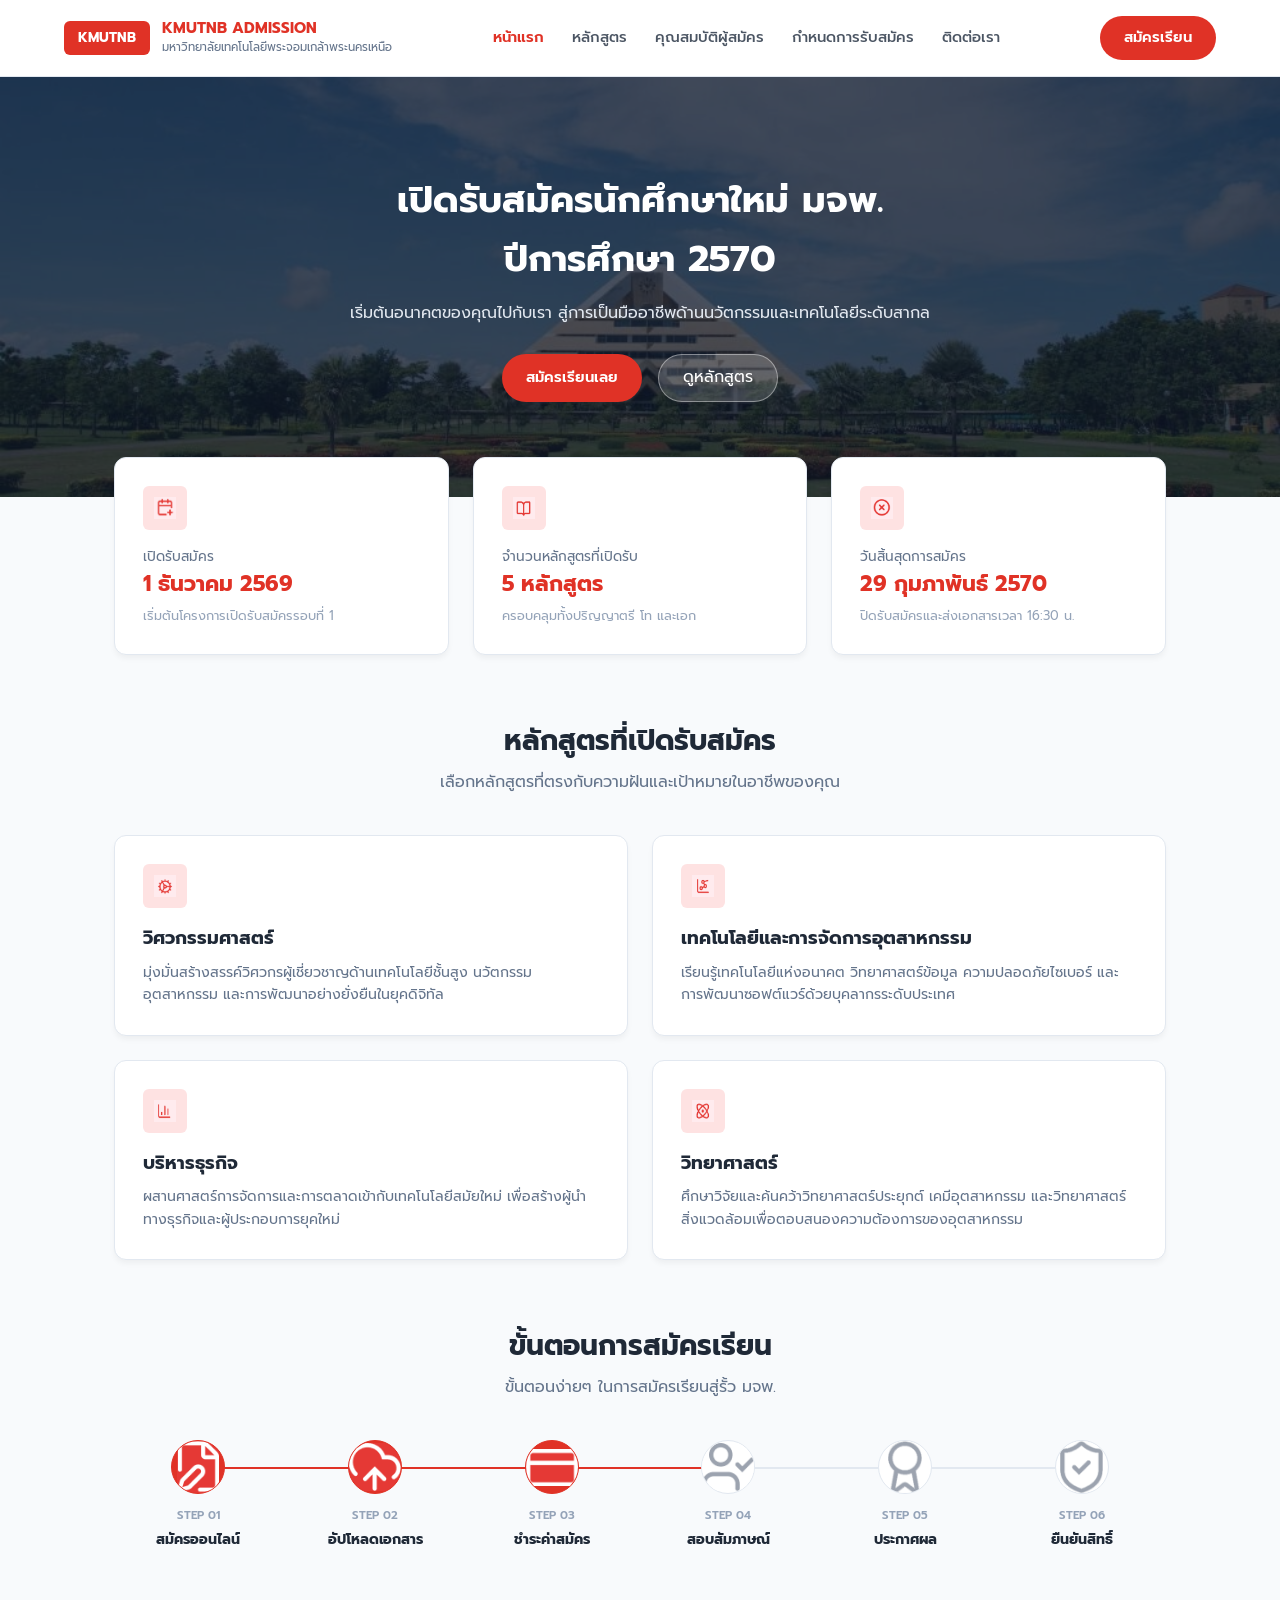
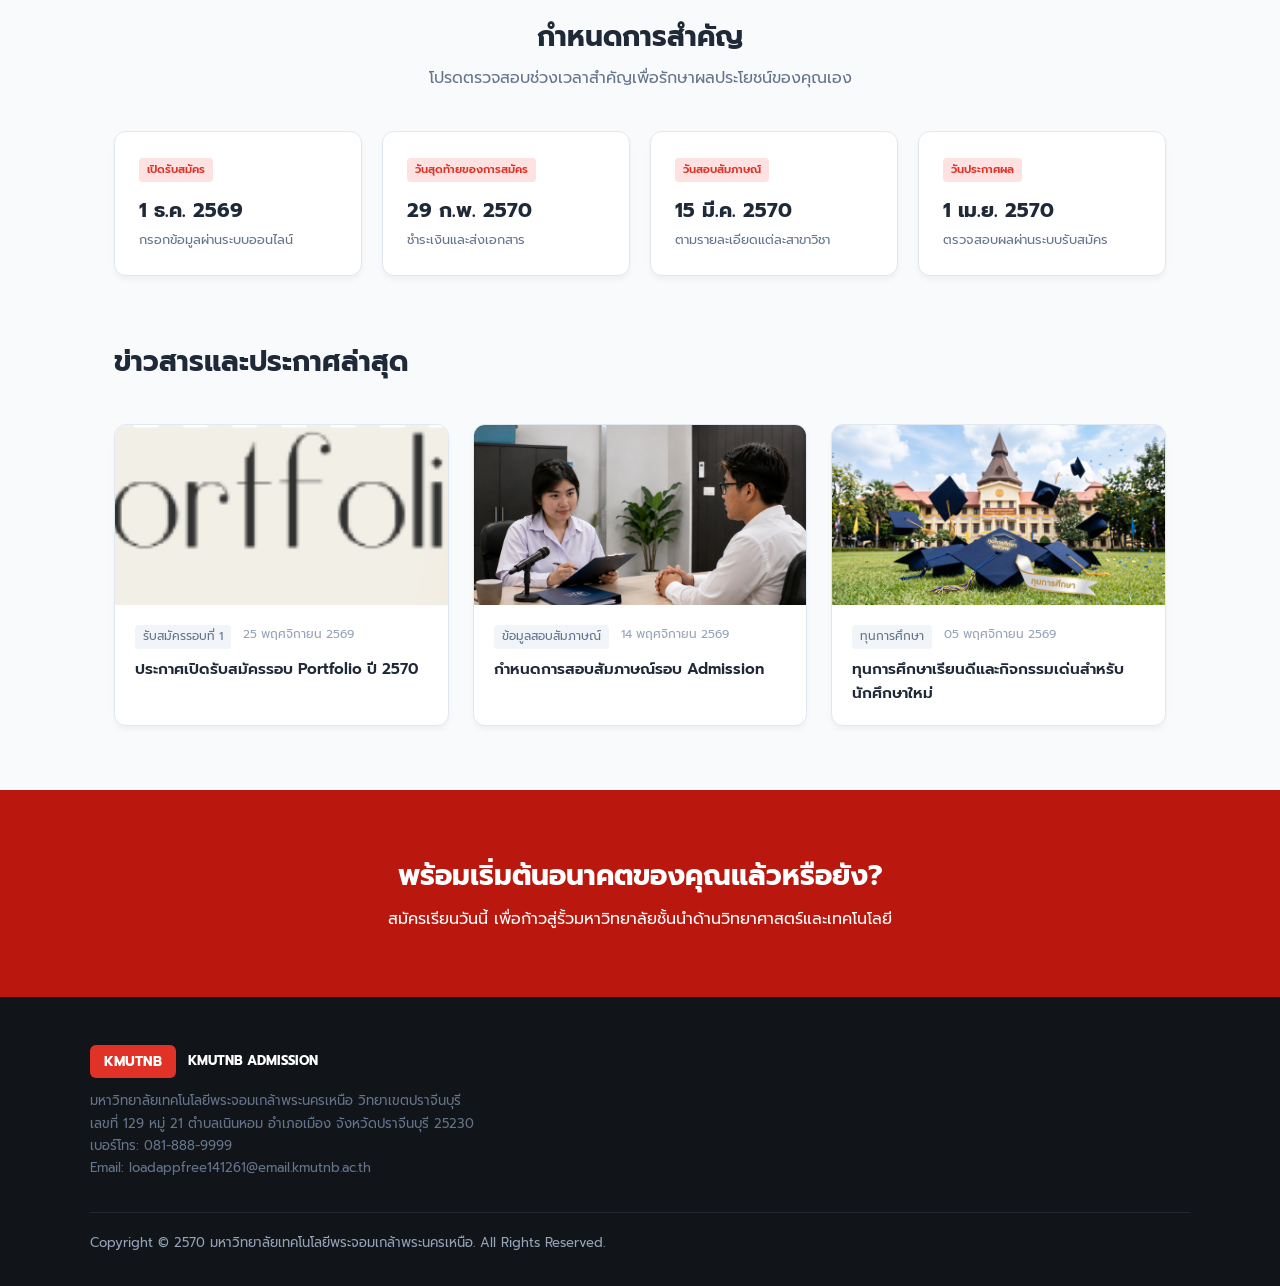
<file: index.html>
<!DOCTYPE html>
<html lang="th">

<head>
  <meta charset="UTF-8">
  <meta name="viewport" content="width=device-width, initial-scale=1.0">
  <link rel="stylesheet" href="style.css">
  <link rel="preconnect" href="https://fonts.googleapis.com">
  <link rel="preconnect" href="https://fonts.gstatic.com" crossorigin>
  <link href="https://fonts.googleapis.com/css2?family=Prompt:wght@300;400;500;600;700&display=swap" rel="stylesheet">
  <title>KMUTNB Admission 2570</title>
</head>

<body>

  <header class="site-header">
    <div class="brand-group">
      <div class="logo-badge">KMUTNB</div>
      <div class="brand-text">
        <strong>KMUTNB ADMISSION</strong>
        <span>มหาวิทยาลัยเทคโนโลยีพระจอมเกล้าพระนครเหนือ</span>
      </div>
    </div>

    <nav class="main-nav" aria-label="เมนูหลัก">
      <a href="index.html" class="active">หน้าแรก</a>
      <a href="programs.html">หลักสูตร</a>
      <a href="qualification.html">คุณสมบัติผู้สมัคร</a>
      <a href="schedule.html">กำหนดการรับสมัคร</a>
      <a href="contact.html">ติดต่อเรา</a>
    </nav>

    <a href="application.html" class="register-button">สมัครเรียน</a>
  </header>

  <main>
    <section class="hero-section">
      <img src="img/หน้าหลัก.jpg" alt="บรรยากาศมหาวิทยาลัย" class="hero-image">
      <div class="hero-overlay"></div>
      <div class="hero-content">
        <h1>เปิดรับสมัครนักศึกษาใหม่ มจพ.<br>ปีการศึกษา 2570</h1>
        <p>เริ่มต้นอนาคตของคุณไปกับเรา สู่การเป็นมืออาชีพด้านนวัตกรรมและเทคโนโลยีระดับสากล</p>
        <div class="hero-actions">
          <a href="application.html" class="primary-button">สมัครเรียนเลย</a>
          <a href="programs.html" class="secondary-button">ดูหลักสูตร</a>
        </div>
      </div>
    </section>

    <section class="important-info-section" aria-label="ข้อมูลสำคัญ">
      <article class="info-card">
        <div class="info-icon">
          <img src="img/1.png" alt="">
        </div>
        <p class="info-label">เปิดรับสมัคร</p>
        <h2>1 ธันวาคม 2569</h2>
        <p>เริ่มต้นโครงการเปิดรับสมัครรอบที่ 1</p>
      </article>

      <article class="info-card">
        <div class="info-icon">
          <img src="img/2.png" alt="">
        </div>
        <p class="info-label">จำนวนหลักสูตรที่เปิดรับ</p>
        <h2>5 หลักสูตร</h2>
        <p>ครอบคลุมทั้งปริญญาตรี โท และเอก</p>
      </article>

      <article class="info-card">
        <div class="info-icon">
          <img src="img/3.png" alt="">
        </div>
        <p class="info-label">วันสิ้นสุดการสมัคร</p>
        <h2>29 กุมภาพันธ์ 2570</h2>
        <p>ปิดรับสมัครและส่งเอกสารเวลา 16:30 น.</p>
      </article>
    </section>

    <section id="programs" class="programs-section">
      <div class="section-heading">
        <h2>หลักสูตรที่เปิดรับสมัคร</h2>
        <p>เลือกหลักสูตรที่ตรงกับความฝันและเป้าหมายในอาชีพของคุณ</p>
      </div>

      <div class="program-grid">
        <article class="program-card">
          <div class="program-icon">
            <img src="img/4.png" alt="">
          </div>
          <h3>วิศวกรรมศาสตร์</h3>
          <p>มุ่งมั่นสร้างสรรค์วิศวกรผู้เชี่ยวชาญด้านเทคโนโลยีชั้นสูง นวัตกรรมอุตสาหกรรม
            และการพัฒนาอย่างยั่งยืนในยุคดิจิทัล</p>
        </article>

        <article class="program-card">
          <div class="program-icon">
            <img src="img/5.png" alt="">
          </div>
          <h3>เทคโนโลยีและการจัดการอุตสาหกรรม</h3>
          <p>เรียนรู้เทคโนโลยีแห่งอนาคต วิทยาศาสตร์ข้อมูล ความปลอดภัยไซเบอร์ และการพัฒนาซอฟต์แวร์ด้วยบุคลากรระดับประเทศ
          </p>
        </article>

        <article class="program-card">
          <div class="program-icon">
            <img src="img/6.png" alt="">
          </div>
          <h3>บริหารธุรกิจ</h3>
          <p>ผสานศาสตร์การจัดการและการตลาดเข้ากับเทคโนโลยีสมัยใหม่ เพื่อสร้างผู้นำทางธุรกิจและผู้ประกอบการยุคใหม่</p>
        </article>

        <article class="program-card">
          <div class="program-icon">
            <img src="img/7.png" alt="">
          </div>
          <h3>วิทยาศาสตร์</h3>
          <p>ศึกษาวิจัยและค้นคว้าวิทยาศาสตร์ประยุกต์ เคมีอุตสาหกรรม
            และวิทยาศาสตร์สิ่งแวดล้อมเพื่อตอบสนองความต้องการของอุตสาหกรรม</p>
        </article>
      </div>
    </section>

    <section class="admission-steps-section">
      <div class="section-heading">
        <h2>ขั้นตอนการสมัครเรียน</h2>
        <p>ขั้นตอนง่ายๆ ในการสมัครเรียนสู่รั้ว มจพ.</p>
      </div>

      <ol class="admission-steps">
        <li class="step-item completed">
          <div class="step-icon"><img src="img/8.png" alt=""></div>
          <span class="step-number">STEP 01</span>
          <strong>สมัครออนไลน์</strong>
        </li>
        <li class="step-item completed">
          <div class="step-icon"><img src="img/9.png" alt=""></div>
          <span class="step-number">STEP 02</span>
          <strong>อัปโหลดเอกสาร</strong>
        </li>
        <li class="step-item completed">
          <div class="step-icon"><img src="img/10.png" alt=""></div>
          <span class="step-number">STEP 03</span>
          <strong>ชำระค่าสมัคร</strong>
        </li>
        <li class="step-item">
          <div class="step-icon"><img src="img/11.png" alt=""></div>
          <span class="step-number">STEP 04</span>
          <strong>สอบสัมภาษณ์</strong>
        </li>
        <li class="step-item">
          <div class="step-icon"><img src="img/12.png" alt=""></div>
          <span class="step-number">STEP 05</span>
          <strong>ประกาศผล</strong>
        </li>
        <li class="step-item">
          <div class="step-icon"><img src="img/13.png" alt=""></div>
          <span class="step-number">STEP 06</span>
          <strong>ยืนยันสิทธิ์</strong>
        </li>
      </ol>
    </section>

    <section id="schedule" class="schedule-section">
      <div class="section-heading">
        <h2>กำหนดการสำคัญ</h2>
        <p>โปรดตรวจสอบช่วงเวลาสำคัญเพื่อรักษาผลประโยชน์ของคุณเอง</p>
      </div>

      <div class="schedule-grid">
        <article class="schedule-card">
          <span class="schedule-tag">เปิดรับสมัคร</span>
          <h3>1 ธ.ค. 2569</h3>
          <p>กรอกข้อมูลผ่านระบบออนไลน์</p>
        </article>
        <article class="schedule-card">
          <span class="schedule-tag">วันสุดท้ายของการสมัคร</span>
          <h3>29 ก.พ. 2570</h3>
          <p>ชำระเงินและส่งเอกสาร</p>
        </article>
        <article class="schedule-card">
          <span class="schedule-tag">วันสอบสัมภาษณ์</span>
          <h3>15 มี.ค. 2570</h3>
          <p>ตามรายละเอียดแต่ละสาขาวิชา</p>
        </article>
        <article class="schedule-card">
          <span class="schedule-tag">วันประกาศผล</span>
          <h3>1 เม.ย. 2570</h3>
          <p>ตรวจสอบผลผ่านระบบรับสมัคร</p>
        </article>
      </div>
    </section>

    <section class="news-section">
      <div class="section-heading section-heading-left">
        <h2>ข่าวสารและประกาศล่าสุด</h2>
      </div>

      <div class="news-grid">
        <article class="news-card">
          <img src="img/portfolio.png" alt="Portfolio" class="news-image">
          <div class="news-content">
            <div class="news-meta">
              <span>รับสมัครรอบที่ 1</span>
              <time datetime="2026-11-25">25 พฤศจิกายน 2569</time>
            </div>
            <h3>ประกาศเปิดรับสมัครรอบ Portfolio ปี 2570</h3>
          </div>
        </article>

        <article class="news-card">
          <img src="img/admisson.png" alt="การสอบสัมภาษณ์" class="news-image">
          <div class="news-content">
            <div class="news-meta">
              <span>ข้อมูลสอบสัมภาษณ์</span>
              <time datetime="2026-11-14">14 พฤศจิกายน 2569</time>
            </div>
            <h3>กำหนดการสอบสัมภาษณ์รอบ Admission</h3>
          </div>
        </article>

        <article class="news-card">
          <img src="img/Scholarship.jpg" alt="ทุนการศึกษา" class="news-image">
          <div class="news-content">
            <div class="news-meta">
              <span>ทุนการศึกษา</span>
              <time datetime="2026-11-05">05 พฤศจิกายน 2569</time>
            </div>
            <h3>ทุนการศึกษาเรียนดีและกิจกรรมเด่นสำหรับนักศึกษาใหม่</h3>
          </div>
        </article>
      </div>
    </section>

    <section class="cta-section">
      <div class="cta-overlay"></div>
      <div class="cta-content">
        <h2>พร้อมเริ่มต้นอนาคตของคุณแล้วหรือยัง?</h2>
        <p>สมัครเรียนวันนี้ เพื่อก้าวสู่รั้วมหาวิทยาลัยชั้นนำด้านวิทยาศาสตร์และเทคโนโลยี</p>
      </div>
    </section>
  </main>

  <footer id="contact" class="site-footer">
    <div class="footer-main">
      <div class="footer-brand-block">
        <div class="footer-brand">
          <span class="logo-badge">KMUTNB</span>
          <strong>KMUTNB ADMISSION</strong>
        </div>
        <address>
          มหาวิทยาลัยเทคโนโลยีพระจอมเกล้าพระนครเหนือ วิทยาเขตปราจีนบุรี<br>
          เลขที่ 129 หมู่ 21 ตำบลเนินหอม อำเภอเมือง จังหวัดปราจีนบุรี 25230<br>
          เบอร์โทร: 081-888-9999<br>
          Email: <a href="mailto:loadappfree141261@email.kmutnb.ac.th">loadappfree141261@email.kmutnb.ac.th</a>
        </address>
      </div>
    </div>
    <div class="footer-copyright">
      <p>Copyright © 2570 มหาวิทยาลัยเทคโนโลยีพระจอมเกล้าพระนครเหนือ. All Rights Reserved.</p>
    </div>
  </footer>

</body>

</html>
</file>
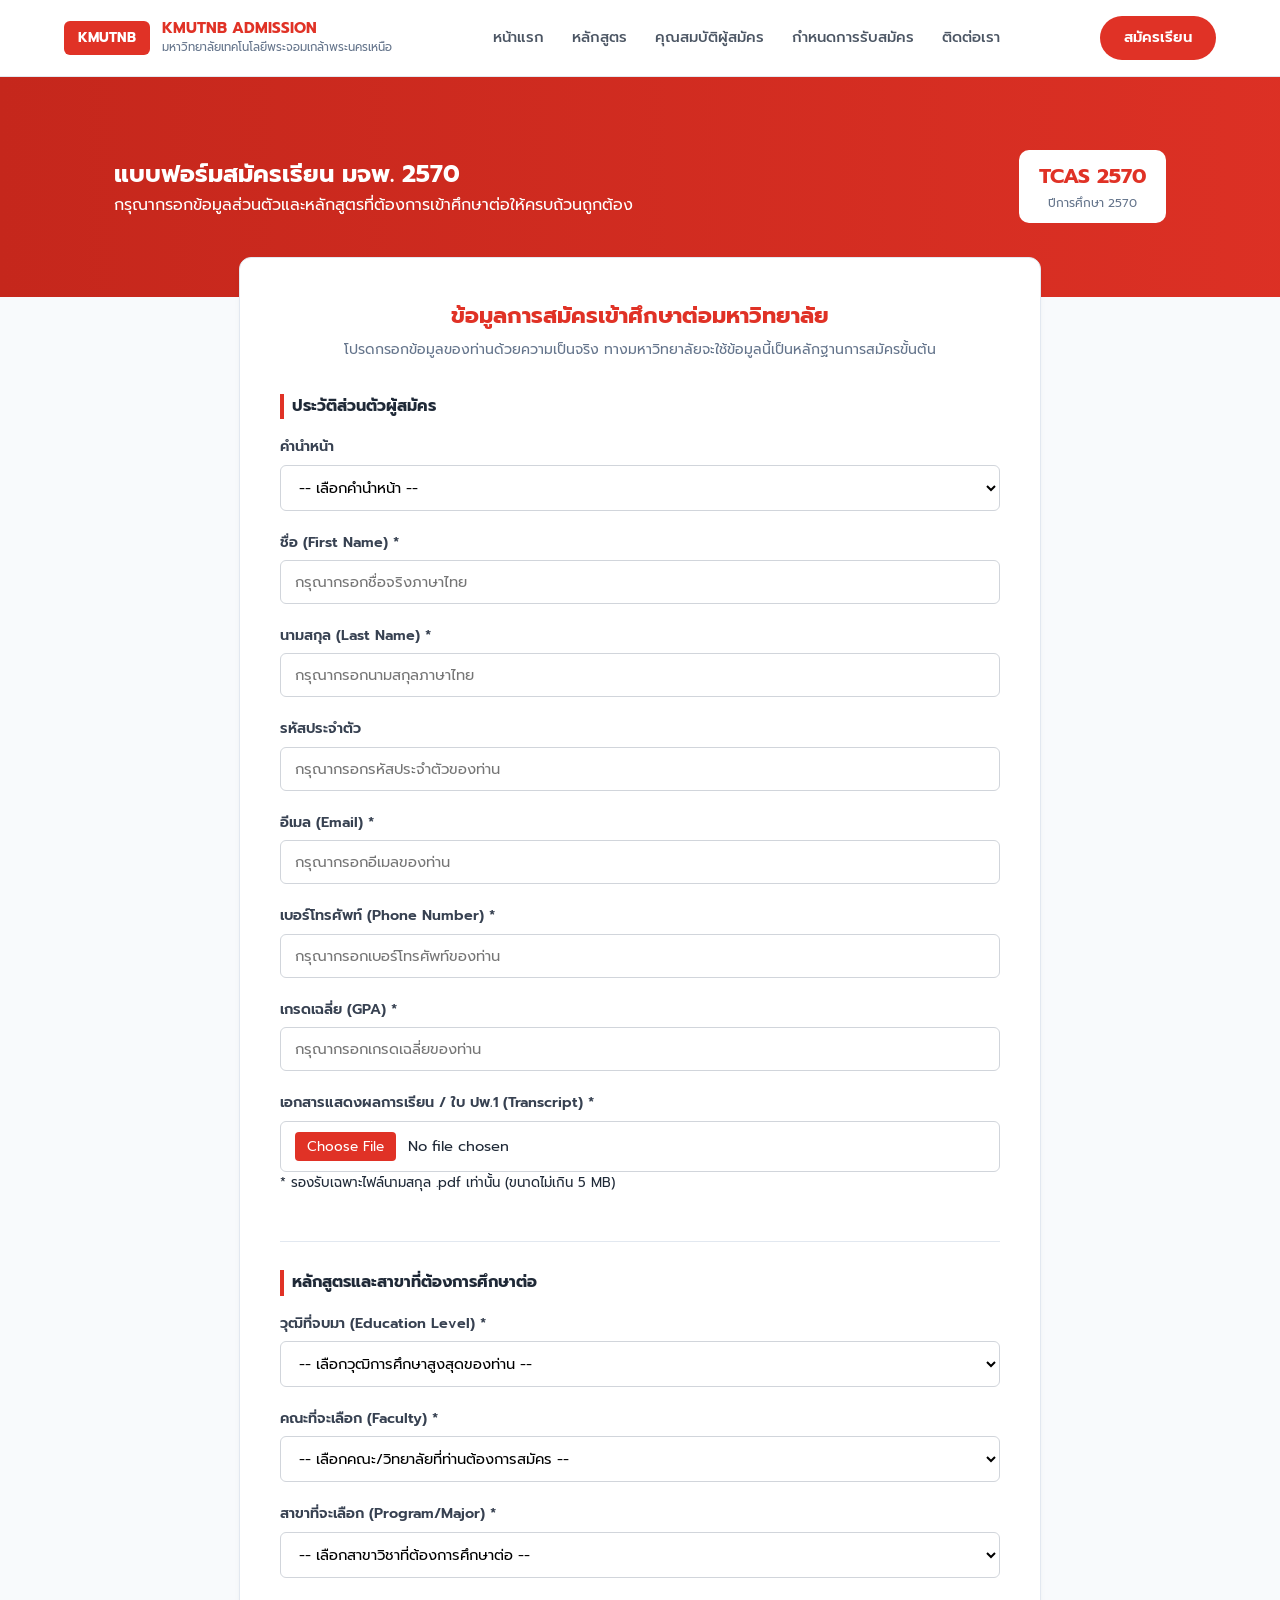
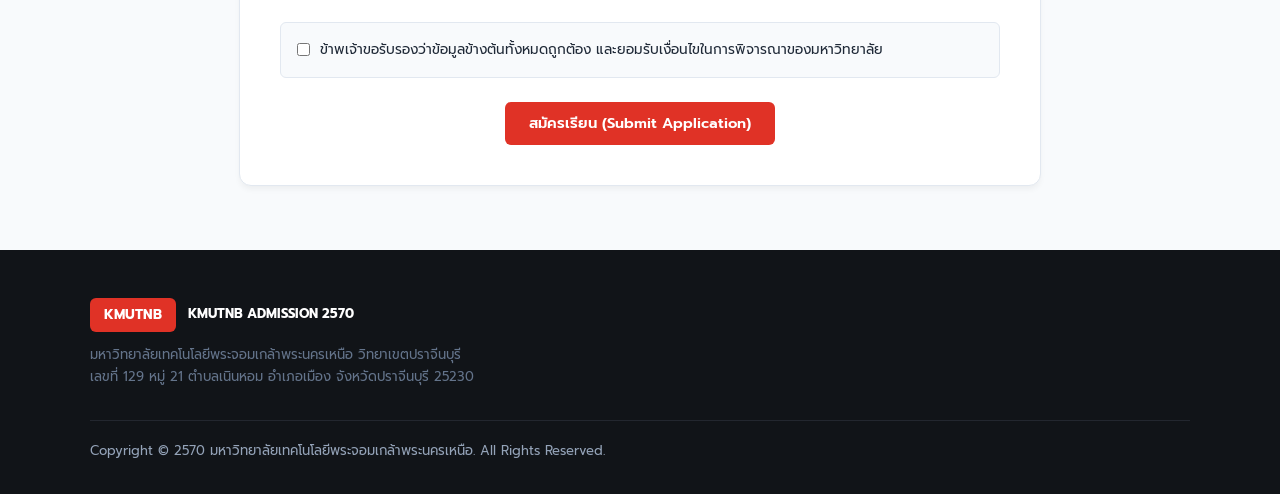
<file: application.html>
<!DOCTYPE html>
<html lang="th">

<head>
  <meta charset="UTF-8">
  <meta name="viewport" content="width=device-width, initial-scale=1.0">
  <link rel="stylesheet" href="style.css">
  <link rel="preconnect" href="https://fonts.googleapis.com">
  <link rel="preconnect" href="https://fonts.gstatic.com" crossorigin>
  <link href="https://fonts.googleapis.com/css2?family=Prompt:wght@300;400;500;600;700&display=swap" rel="stylesheet">
  <title>แบบฟอร์มสมัครเรียน | KMUTNB Admission 2570</title>
</head>

<body>

  <header class="site-header">
    <div class="brand-group">
      <div class="logo-badge">KMUTNB</div>
      <div class="brand-text">
        <strong>KMUTNB ADMISSION</strong>
        <span>มหาวิทยาลัยเทคโนโลยีพระจอมเกล้าพระนครเหนือ</span>
      </div>
    </div>

    <nav class="main-nav" aria-label="เมนูหลัก">
      <a href="index.html">หน้าแรก</a>
      <a href="programs.html">หลักสูตร</a>
      <a href="qualification.html">คุณสมบัติผู้สมัคร</a>
      <a href="schedule.html">กำหนดการรับสมัคร</a>
      <a href="contact.html">ติดต่อเรา</a>
    </nav>

    <a href="application.html" class="register-button active">สมัครเรียน</a>
  </header>

  <main>
    <section class="page-banner application-banner">
      <div class="page-banner-overlay"></div>
      <div class="page-banner-content">
        <div class="banner-text">
          <h1>แบบฟอร์มสมัครเรียน มจพ. 2570</h1>
          <p>กรุณากรอกข้อมูลส่วนตัวและหลักสูตรที่ต้องการเข้าศึกษาต่อให้ครบถ้วนถูกต้อง</p>
        </div>
        <div class="year-badge">
          <strong>TCAS 2570</strong>
          <span>ปีการศึกษา 2570</span>
        </div>
      </div>
    </section>

    <section class="application-content">
      <div class="application-card">
        <div class="form-heading">
          <h2>ข้อมูลการสมัครเข้าศึกษาต่อมหาวิทยาลัย</h2>
          <p>โปรดกรอกข้อมูลของท่านด้วยความเป็นจริง ทางมหาวิทยาลัยจะใช้ข้อมูลนี้เป็นหลักฐานการสมัครขั้นต้น</p>
        </div>

        <form class="application-form" action="finish.html" method="get">
          <fieldset class="form-section personal-section">
            <legend>ประวัติส่วนตัวผู้สมัคร</legend>
            <div class="form-row">
              <label for="education">คำนำหน้า</label>
              <select id="education" name="education" required>
                <option value="" selected disabled>-- เลือกคำนำหน้า --</option>
                <option value="mr">นาย</option>
                <option value="mrs">นาง</option>
                <option value="miss">นางสาว</option>
              </select>
            </div>

            <div class="form-row">
              <label for="first-name">ชื่อ (First Name) *</label>
              <input type="text" id="first-name" name="first-name" placeholder="กรุณากรอกชื่อจริงภาษาไทย" required>
            </div>

            <div class="form-row">
              <label for="last-name">นามสกุล (Last Name) *</label>
              <input type="text" id="last-name" name="last-name" placeholder="กรุณากรอกนามสกุลภาษาไทย" required>
            </div>
            <div class="form-row">
              <label for="citizen-id">รหัสประจำตัว</label>
              <input type="text" id="citizen-id" name="citizen-id" placeholder="กรุณากรอกรหัสประจำตัวของท่าน" required
                step="0.01" min="0" max="4">
            </div>
            <div class="form-row">
              <label for="email">อีเมล (Email) *</label>
              <input type="email" id="email" name="email" placeholder="กรุณากรอกอีเมลของท่าน" required>
            </div>
            <div class="form-row">
              <label for="phone">เบอร์โทรศัพท์ (Phone Number) *</label>
              <input type="tel" id="phone" name="phone" placeholder="กรุณากรอกเบอร์โทรศัพท์ของท่าน" required>
            </div>

            <div class="form-row">
              <label for="gpa">เกรดเฉลี่ย (GPA) *</label>
              <input type="number" id="gpa" name="gpa" placeholder="กรุณากรอกเกรดเฉลี่ยของท่าน" required step="0.01"
                min="0" max="4">
            </div>
            <div class="form-row">
              <label for="transcript-file">เอกสารแสดงผลการเรียน / ใบ ปพ.1 (Transcript) *</label>
              <input type="file" id="transcript-file" name="transcript-file" accept=".pdf,application/pdf" required>
              <small class="form-hint">* รองรับเฉพาะไฟล์นามสกุล .pdf เท่านั้น (ขนาดไม่เกิน 5 MB)</small>
            </div>

          </fieldset>

          <hr>

          <fieldset class="form-section program-section">
            <legend>หลักสูตรและสาขาที่ต้องการศึกษาต่อ</legend>

            <div class="form-row">
              <label for="education">วุฒิที่จบมา (Education Level) *</label>
              <select id="education" name="education" required>
                <option value="" selected disabled>-- เลือกวุฒิการศึกษาสูงสุดของท่าน --</option>
                <option value="m6">มัธยมศึกษาปีที่ 6</option>
                <option value="vocational">ประกาศนียบัตรวิชาชีพ (ปวช.)</option>
                <option value="high-vocational">ประกาศนียบัตรวิชาชีพชั้นสูง (ปวส.)</option>
              </select>
            </div>

            <div class="form-row">
              <label for="faculty">คณะที่จะเลือก (Faculty) *</label>
              <select id="faculty" name="faculty" required>
                <option value="" selected disabled>-- เลือกคณะ/วิทยาลัยที่ท่านต้องการสมัคร --</option>
                <option value="engineering">คณะวิศวกรรมศาสตร์</option>
                <option value="industrial-technology">คณะเทคโนโลยีและการจัดการอุตสาหกรรม</option>
                <option value="business">คณะบริหารธุรกิจ</option>
                <option value="science">คณะวิทยาศาสตร์</option>
              </select>
            </div>

            <div class="form-row">
              <label for="program">สาขาที่จะเลือก (Program/Major) *</label>
              <select id="program" name="program" required>
                <option value="" selected disabled>-- เลือกสาขาวิชาที่ต้องการศึกษาต่อ --</option>
                <option value="engineering">วิศวกรรมศาสตร์</option>
                <option value="industrial-management">เทคโนโลยีและการจัดการอุตสาหกรรม</option>
                <option value="business">บริหารธุรกิจ</option>
                <option value="science">วิทยาศาสตร์</option>
              </select>
            </div>
          </fieldset>

          <div class="consent-box">
            <input type="checkbox" id="consent" name="consent" required>
            <label for="consent">ข้าพเจ้าขอรับรองว่าข้อมูลข้างต้นทั้งหมดถูกต้อง
              และยอมรับเงื่อนไขในการพิจารณาของมหาวิทยาลัย</label>
          </div>

          <div class="submit-row">
            <button type="submit" class="submit-button">สมัครเรียน (Submit Application)</button>
          </div>
        </form>
      </div>
    </section>
  </main>

  <footer class="site-footer">
    <div class="footer-main">
      <div class="footer-brand-block">
        <div class="footer-brand">
          <span class="logo-badge">KMUTNB</span>
          <strong>KMUTNB ADMISSION 2570</strong>
        </div>
        <address>
          มหาวิทยาลัยเทคโนโลยีพระจอมเกล้าพระนครเหนือ วิทยาเขตปราจีนบุรี<br>
          เลขที่ 129 หมู่ 21 ตำบลเนินหอม อำเภอเมือง จังหวัดปราจีนบุรี 25230
        </address>
      </div>
    </div>
    <div class="footer-copyright">
      <p>Copyright © 2570 มหาวิทยาลัยเทคโนโลยีพระจอมเกล้าพระนครเหนือ. All Rights Reserved.</p>
    </div>
  </footer>

</body>

</html>
</file>
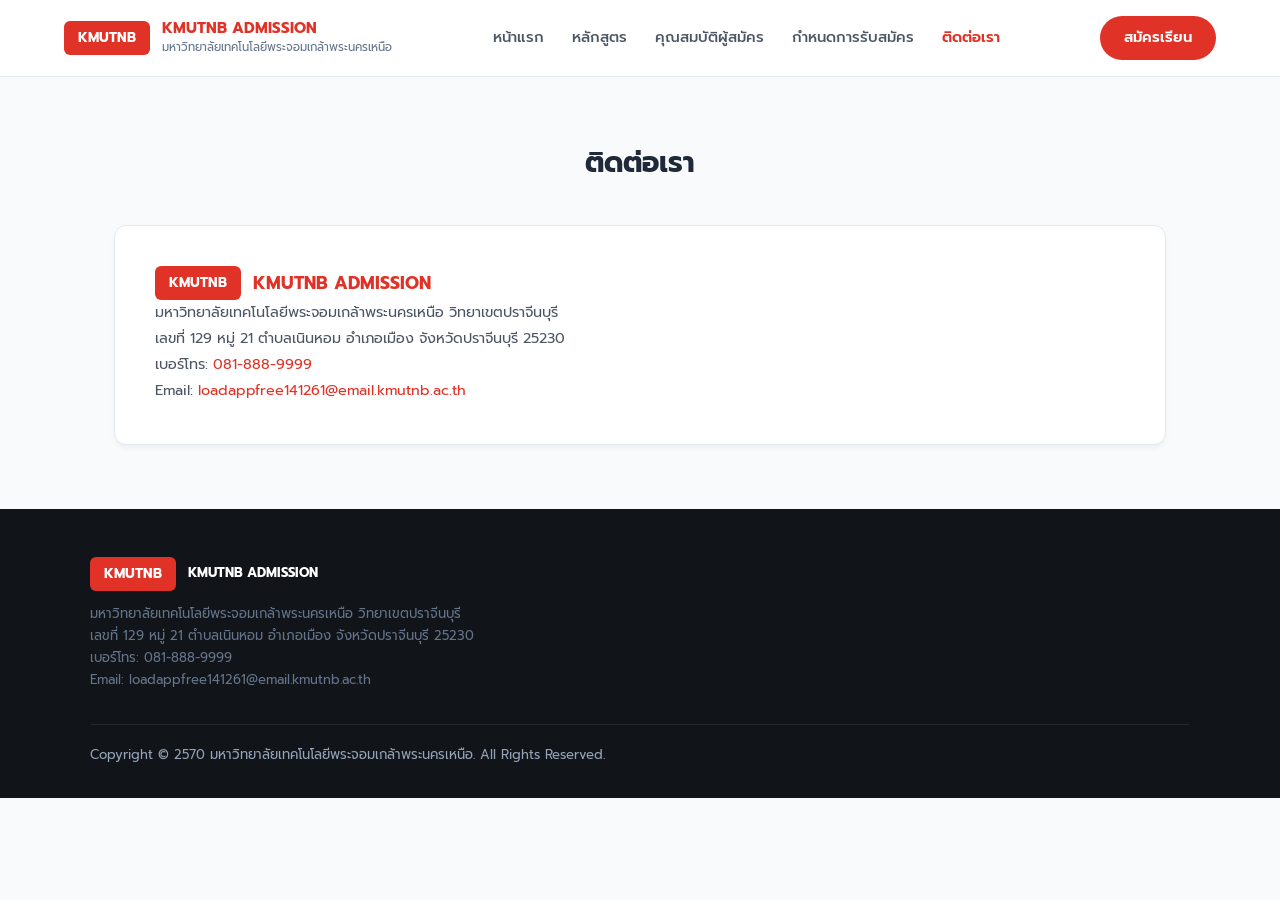
<file: contact.html>
<!DOCTYPE html>
<html lang="th">

<head>
  <meta charset="UTF-8">
  <meta name="viewport" content="width=device-width, initial-scale=1.0">
  <link rel="stylesheet" href="style.css">
  <link rel="preconnect" href="https://fonts.googleapis.com">
  <link rel="preconnect" href="https://fonts.gstatic.com" crossorigin>
  <link href="https://fonts.googleapis.com/css2?family=Prompt:wght@300;400;500;600;700&display=swap" rel="stylesheet">
  <title>ติดต่อเรา | KMUTNB Admission 2570</title>
</head>

<body>

  <header class="site-header">
    <div class="brand-group">
      <div class="logo-badge">KMUTNB</div>
      <div class="brand-text">
        <strong>KMUTNB ADMISSION</strong>
        <span>มหาวิทยาลัยเทคโนโลยีพระจอมเกล้าพระนครเหนือ</span>
      </div>
    </div>

    <nav class="main-nav" aria-label="เมนูหลัก">
      <a href="index.html">หน้าแรก</a>
      <a href="programs.html">หลักสูตร</a>
      <a href="qualification.html">คุณสมบัติผู้สมัคร</a>
      <a href="schedule.html">กำหนดการรับสมัคร</a>
      <a href="contact.html" class="active">ติดต่อเรา</a>
    </nav>

    <a href="application.html" class="register-button">สมัครเรียน</a>
  </header>

  <main>
    <section class="contact-page">
      <div class="section-heading">
        <h1>ติดต่อเรา</h1>
      </div>

      <div class="contact-card">
        <div class="contact-brand">
          <span class="logo-badge">KMUTNB</span>
          <strong>KMUTNB ADMISSION</strong>
        </div>

        <address class="contact-details">
          <p>มหาวิทยาลัยเทคโนโลยีพระจอมเกล้าพระนครเหนือ วิทยาเขตปราจีนบุรี</p>
          <p>เลขที่ 129 หมู่ 21 ตำบลเนินหอม อำเภอเมือง จังหวัดปราจีนบุรี 25230</p>
          <p>เบอร์โทร: <a href="tel:0818889999">081-888-9999</a></p>
          <p>Email: <a href="mailto:loadappfree141261@email.kmutnb.ac.th">loadappfree141261@email.kmutnb.ac.th</a></p>
        </address>
      </div>
    </section>
  </main>

  <footer class="site-footer">
    <div class="footer-main">
      <div class="footer-brand-block">
        <div class="footer-brand">
          <span class="logo-badge">KMUTNB</span>
          <strong>KMUTNB ADMISSION</strong>
        </div>
        <address>
          มหาวิทยาลัยเทคโนโลยีพระจอมเกล้าพระนครเหนือ วิทยาเขตปราจีนบุรี<br>
          เลขที่ 129 หมู่ 21 ตำบลเนินหอม อำเภอเมือง จังหวัดปราจีนบุรี 25230<br>
          เบอร์โทร: <a href="tel:0818889999">081-888-9999</a><br>
          Email: <a href="mailto:loadappfree141261@email.kmutnb.ac.th">loadappfree141261@email.kmutnb.ac.th</a>
        </address>
      </div>
    </div>

    <div class="footer-copyright">
      <p>Copyright © 2570 มหาวิทยาลัยเทคโนโลยีพระจอมเกล้าพระนครเหนือ. All Rights Reserved.</p>
    </div>
  </footer>

</body>

</html>
</file>
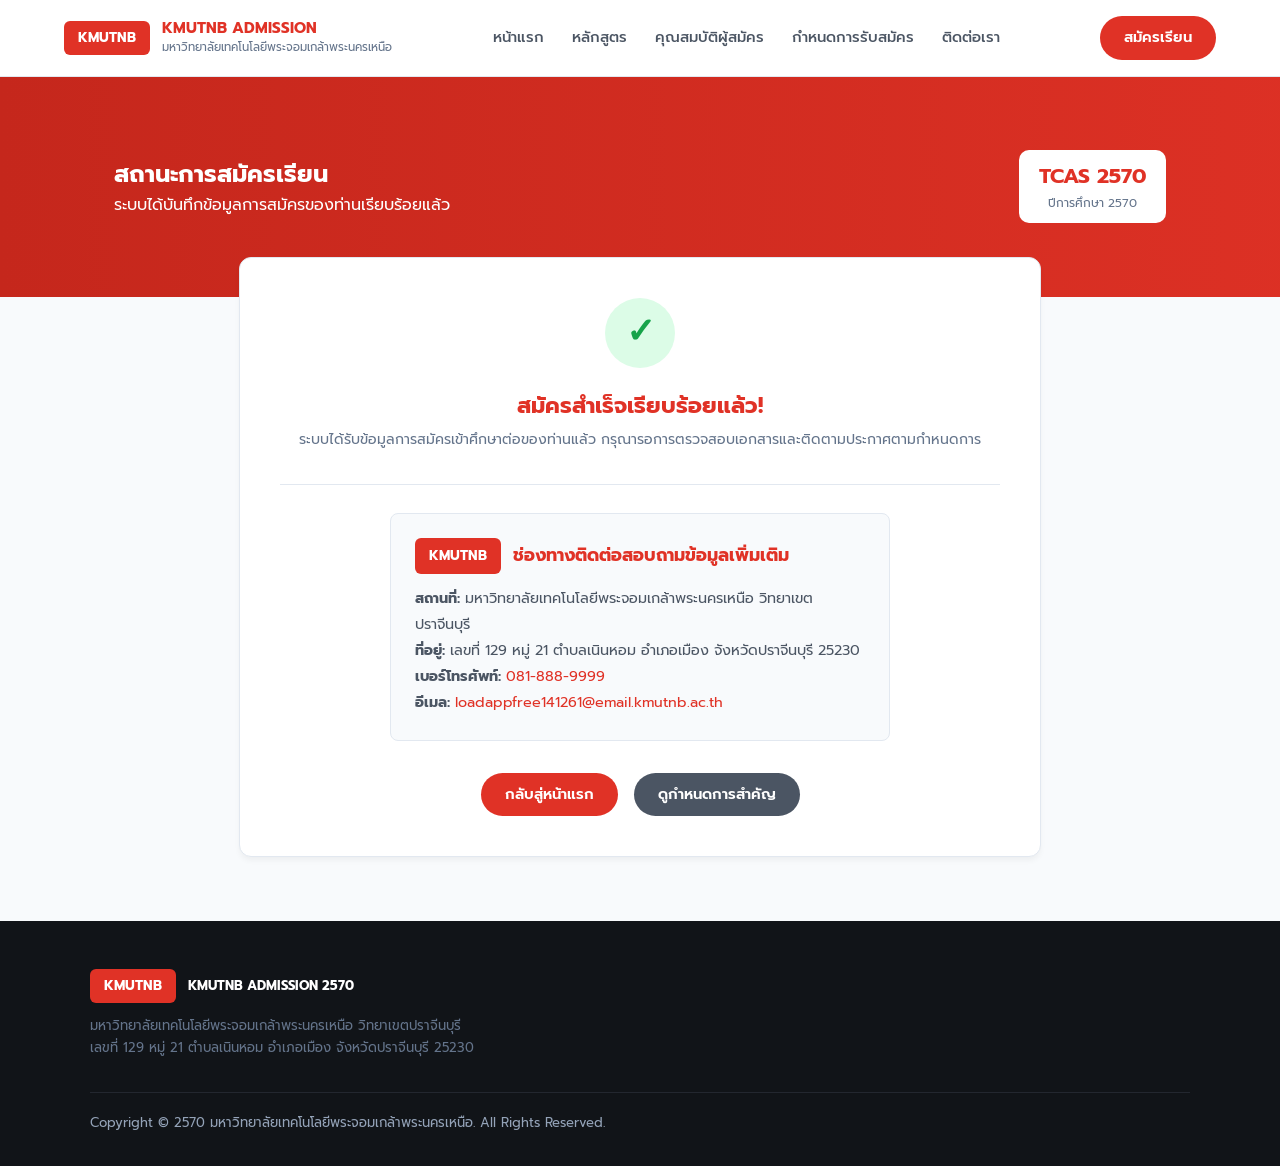
<file: finish.html>
<!DOCTYPE html>
<html lang="th">

<head>
  <meta charset="UTF-8">
  <meta name="viewport" content="width=device-width, initial-scale=1.0">
  <link rel="stylesheet" href="style.css">
  <link rel="preconnect" href="https://fonts.googleapis.com">
  <link rel="preconnect" href="https://fonts.gstatic.com" crossorigin>
  <link href="https://fonts.googleapis.com/css2?family=Prompt:wght@300;400;500;600;700&display=swap" rel="stylesheet">
  <title>สมัครเรียนสำเร็จ | KMUTNB Admission 2570</title>
  <style>
    .success-icon-box {
      width: 70px;
      height: 70px;
      background-color: #dcfce7;
      color: #16a34a;
      font-size: 2.2rem;
      border-radius: 50%;
      margin: 0 auto 1.25rem;
      display: flex;
      align-items: center;
      justify-content: center;
      font-weight: 700;
    }
    .action-links {
      display: flex;
      justify-content: center;
      gap: 1rem;
      margin-top: 2rem;
    }
  </style>
</head>

<body>

  <header class="site-header">
    <div class="brand-group">
      <div class="logo-badge">KMUTNB</div>
      <div class="brand-text">
        <strong>KMUTNB ADMISSION</strong>
        <span>มหาวิทยาลัยเทคโนโลยีพระจอมเกล้าพระนครเหนือ</span>
      </div>
    </div>

    <nav class="main-nav" aria-label="เมนูหลัก">
      <a href="index.html">หน้าแรก</a>
      <a href="programs.html">หลักสูตร</a>
      <a href="qualification.html">คุณสมบัติผู้สมัคร</a>
      <a href="schedule.html">กำหนดการรับสมัคร</a>
      <a href="contact.html">ติดต่อเรา</a>
    </nav>

    <a href="application.html" class="register-button">สมัครเรียน</a>
  </header>

  <main>
    <section class="page-banner application-banner">
      <div class="page-banner-overlay"></div>
      <div class="page-banner-content">
        <div class="banner-text">
          <h1>สถานะการสมัครเรียน</h1>
          <p>ระบบได้บันทึกข้อมูลการสมัครของท่านเรียบร้อยแล้ว</p>
        </div>
        <div class="year-badge">
          <strong>TCAS 2570</strong>
          <span>ปีการศึกษา 2570</span>
        </div>
      </div>
    </section>

    <section class="application-content">
      <div class="application-card" style="text-align: center;">
        <div class="success-icon-box">✓</div>

        <div class="form-heading">
          <h2>สมัครสำเร็จเรียบร้อยแล้ว!</h2>
          <p>ระบบได้รับข้อมูลการสมัครเข้าศึกษาต่อของท่านแล้ว กรุณารอการตรวจสอบเอกสารและติดตามประกาศตามกำหนดการ</p>
        </div>

        <hr>

        <div class="contact-details" style="text-align: left; max-width: 500px; margin: 0 auto; background: var(--bg-main); padding: 1.5rem; border-radius: 8px; border: 1px solid var(--border-color);">
          <div class="contact-brand" style="margin-bottom: 0.75rem;">
            <span class="logo-badge">KMUTNB</span>
            <strong>ช่องทางติดต่อสอบถามข้อมูลเพิ่มเติม</strong>
          </div>
          <p><strong>สถานที่:</strong> มหาวิทยาลัยเทคโนโลยีพระจอมเกล้าพระนครเหนือ วิทยาเขตปราจีนบุรี</p>
          <p><strong>ที่อยู่:</strong> เลขที่ 129 หมู่ 21 ตำบลเนินหอม อำเภอเมือง จังหวัดปราจีนบุรี 25230</p>
          <p><strong>เบอร์โทรศัพท์:</strong> <a href="tel:0818889999">081-888-9999</a></p>
          <p><strong>อีเมล:</strong> <a href="mailto:loadappfree141261@email.kmutnb.ac.th">loadappfree141261@email.kmutnb.ac.th</a></p>
        </div>

        <div class="action-links">
          <a href="index.html" class="primary-button">กลับสู่หน้าแรก</a>
          <a href="schedule.html" class="primary-button" style="background-color: #4b5563;">ดูกำหนดการสำคัญ</a>
        </div>
      </div>
    </section>
  </main>

  <footer class="site-footer">
    <div class="footer-main">
      <div class="footer-brand-block">
        <div class="footer-brand">
          <span class="logo-badge">KMUTNB</span>
          <strong>KMUTNB ADMISSION 2570</strong>
        </div>
        <address>
          มหาวิทยาลัยเทคโนโลยีพระจอมเกล้าพระนครเหนือ วิทยาเขตปราจีนบุรี<br>
          เลขที่ 129 หมู่ 21 ตำบลเนินหอม อำเภอเมือง จังหวัดปราจีนบุรี 25230
        </address>
      </div>
    </div>
    <div class="footer-copyright">
      <p>Copyright © 2570 มหาวิทยาลัยเทคโนโลยีพระจอมเกล้าพระนครเหนือ. All Rights Reserved.</p>
    </div>
  </footer>

</body>

</html>
</file>
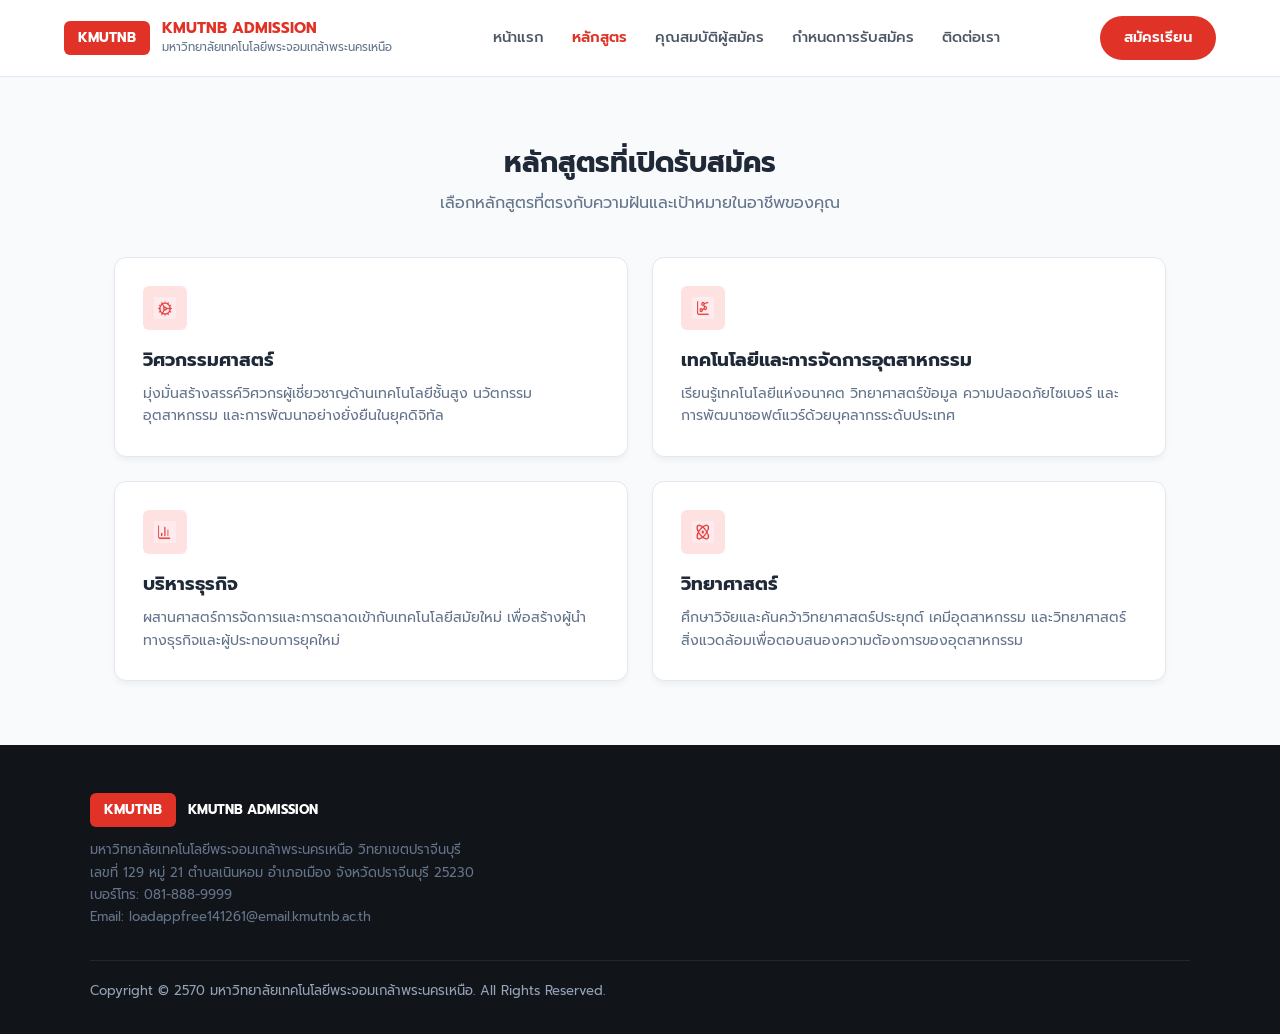
<file: programs.html>
<!DOCTYPE html>
<html lang="th">

<head>
  <meta charset="UTF-8">
  <meta name="viewport" content="width=device-width, initial-scale=1.0">
  <link rel="stylesheet" href="style.css">
  <link rel="preconnect" href="https://fonts.googleapis.com">
  <link rel="preconnect" href="https://fonts.gstatic.com" crossorigin>
  <link href="https://fonts.googleapis.com/css2?family=Prompt:wght@300;400;500;600;700&display=swap" rel="stylesheet">
  <title>หลักสูตร | KMUTNB Admission 2570</title>
</head>

<body>

  <header class="site-header">
    <div class="brand-group">
      <div class="logo-badge">KMUTNB</div>
      <div class="brand-text">
        <strong>KMUTNB ADMISSION</strong>
        <span>มหาวิทยาลัยเทคโนโลยีพระจอมเกล้าพระนครเหนือ</span>
      </div>
    </div>

    <nav class="main-nav" aria-label="เมนูหลัก">
      <a href="index.html">หน้าแรก</a>
      <a href="programs.html" class="active">หลักสูตร</a>
      <a href="qualification.html">คุณสมบัติผู้สมัคร</a>
      <a href="schedule.html">กำหนดการรับสมัคร</a>
      <a href="contact.html">ติดต่อเรา</a>
    </nav>

    <a href="application.html" class="register-button">สมัครเรียน</a>
  </header>

  <main>
    <section class="programs-page">
      <div class="section-heading">
        <h1>หลักสูตรที่เปิดรับสมัคร</h1>
        <p>เลือกหลักสูตรที่ตรงกับความฝันและเป้าหมายในอาชีพของคุณ</p>
      </div>

      <div class="program-grid">
        <article class="program-card">
          <div class="program-icon">
            <img src="img/4.png" alt="">
          </div>
          <h2>วิศวกรรมศาสตร์</h2>
          <p>มุ่งมั่นสร้างสรรค์วิศวกรผู้เชี่ยวชาญด้านเทคโนโลยีชั้นสูง นวัตกรรมอุตสาหกรรม
            และการพัฒนาอย่างยั่งยืนในยุคดิจิทัล</p>
        </article>

        <article class="program-card">
          <div class="program-icon">
            <img src="img/5.png" alt="">
          </div>
          <h2>เทคโนโลยีและการจัดการอุตสาหกรรม</h2>
          <p>เรียนรู้เทคโนโลยีแห่งอนาคต วิทยาศาสตร์ข้อมูล ความปลอดภัยไซเบอร์ และการพัฒนาซอฟต์แวร์ด้วยบุคลากรระดับประเทศ
          </p>
        </article>

        <article class="program-card">
          <div class="program-icon">
            <img src="img/6.png" alt="">
          </div>
          <h2>บริหารธุรกิจ</h2>
          <p>ผสานศาสตร์การจัดการและการตลาดเข้ากับเทคโนโลยีสมัยใหม่ เพื่อสร้างผู้นำทางธุรกิจและผู้ประกอบการยุคใหม่</p>
        </article>

        <article class="program-card">
          <div class="program-icon">
            <img src="img/7.png" alt="">
          </div>
          <h2>วิทยาศาสตร์</h2>
          <p>ศึกษาวิจัยและค้นคว้าวิทยาศาสตร์ประยุกต์ เคมีอุตสาหกรรม
            และวิทยาศาสตร์สิ่งแวดล้อมเพื่อตอบสนองความต้องการของอุตสาหกรรม</p>
        </article>
      </div>
    </section>
  </main>

  <footer class="site-footer">
    <div class="footer-main">
      <div class="footer-brand-block">
        <div class="footer-brand">
          <span class="logo-badge">KMUTNB</span>
          <strong>KMUTNB ADMISSION</strong>
        </div>
        <address>
          มหาวิทยาลัยเทคโนโลยีพระจอมเกล้าพระนครเหนือ วิทยาเขตปราจีนบุรี<br>
          เลขที่ 129 หมู่ 21 ตำบลเนินหอม อำเภอเมือง จังหวัดปราจีนบุรี 25230<br>
          เบอร์โทร: <a href="tel:0818889999">081-888-9999</a><br>
          Email: <a href="mailto:loadappfree141261@email.kmutnb.ac.th">loadappfree141261@email.kmutnb.ac.th</a>
        </address>
      </div>
    </div>

    <div class="footer-copyright">
      <p>Copyright © 2570 มหาวิทยาลัยเทคโนโลยีพระจอมเกล้าพระนครเหนือ. All Rights Reserved.</p>
    </div>
  </footer>

</body>

</html>
</file>
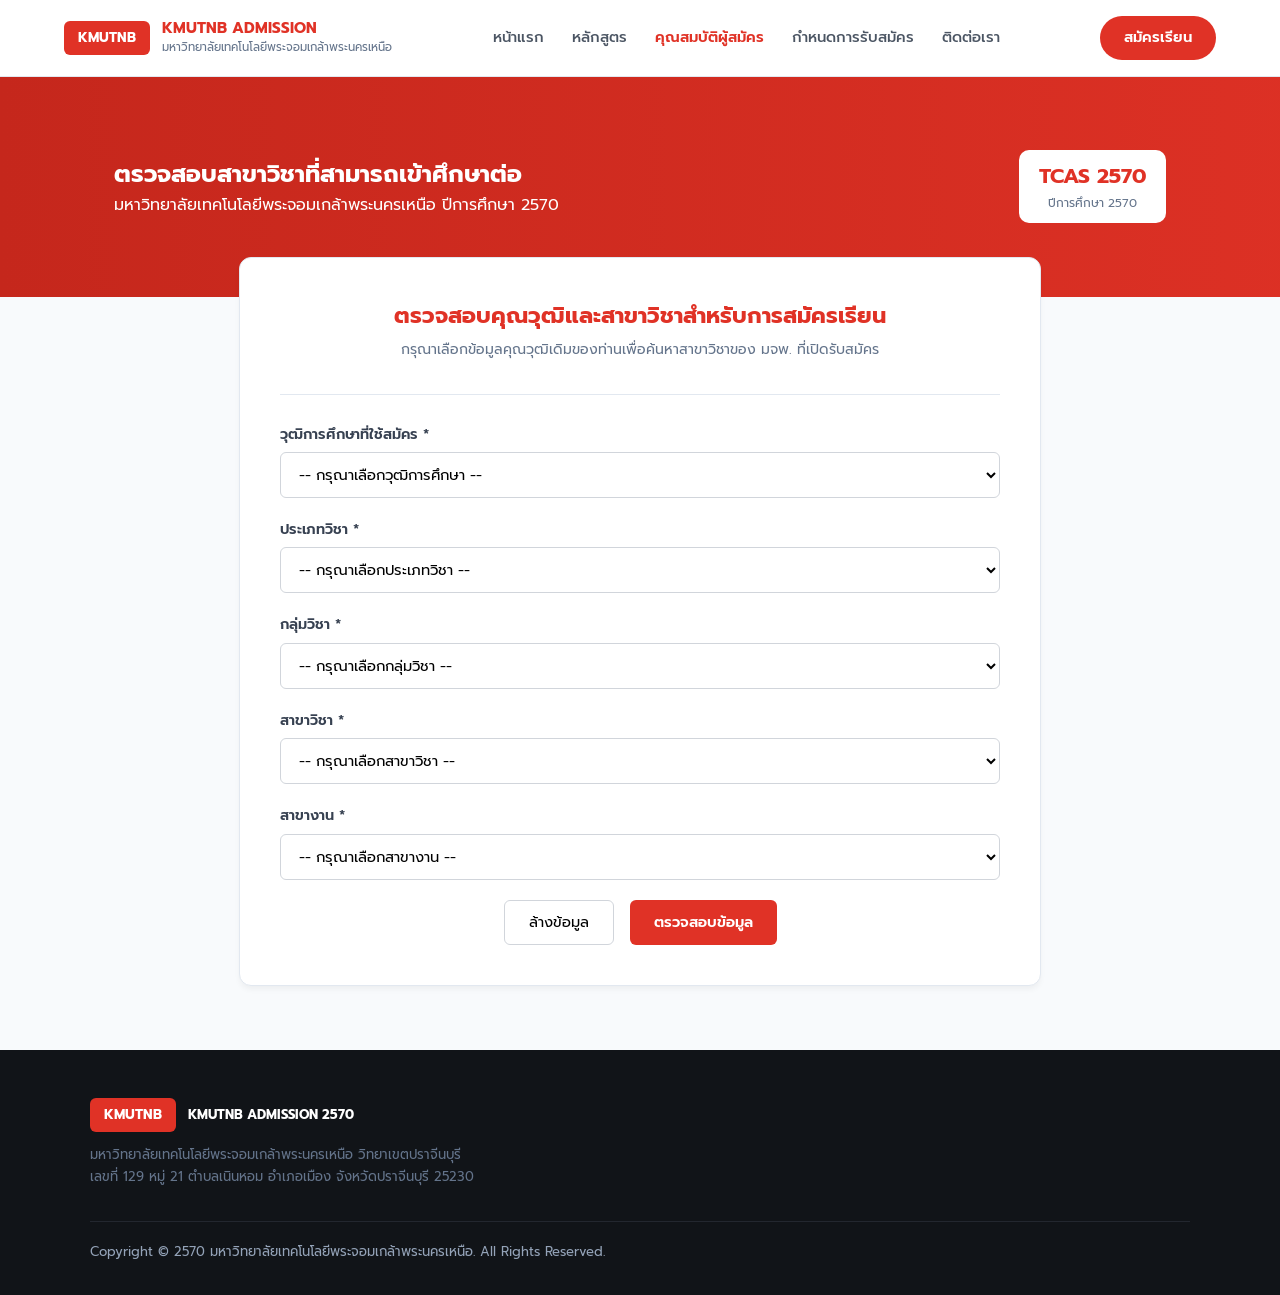
<file: qualification.html>
<!DOCTYPE html>
<html lang="th">

<head>
  <meta charset="UTF-8">
  <meta name="viewport" content="width=device-width, initial-scale=1.0">
  <link rel="stylesheet" href="style.css">
  <link rel="preconnect" href="https://fonts.googleapis.com">
  <link rel="preconnect" href="https://fonts.gstatic.com" crossorigin>
  <link href="https://fonts.googleapis.com/css2?family=Prompt:wght@300;400;500;600;700&display=swap" rel="stylesheet">
  <title>ตรวจสอบคุณวุฒิ | KMUTNB Admission 2570</title>
</head>

<body>

  <header class="site-header">
    <div class="brand-group">
      <div class="logo-badge">KMUTNB</div>
      <div class="brand-text">
        <strong>KMUTNB ADMISSION</strong>
        <span>มหาวิทยาลัยเทคโนโลยีพระจอมเกล้าพระนครเหนือ</span>
      </div>
    </div>

    <nav class="main-nav" aria-label="เมนูหลัก">
      <a href="index.html">หน้าแรก</a>
      <a href="programs.html">หลักสูตร</a>
      <a href="qualification.html" class="active">คุณสมบัติผู้สมัคร</a>
      <a href="schedule.html">กำหนดการรับสมัคร</a>
      <a href="contact.html">ติดต่อเรา</a>
    </nav>

    <a href="application.html" class="register-button">สมัครเรียน</a>
  </header>

  <main>
    <section class="page-banner qualification-banner">
      <div class="page-banner-overlay"></div>
      <div class="page-banner-content">
        <div class="banner-text">
          <h1>ตรวจสอบสาขาวิชาที่สามารถเข้าศึกษาต่อ</h1>
          <p>มหาวิทยาลัยเทคโนโลยีพระจอมเกล้าพระนครเหนือ ปีการศึกษา 2570</p>
        </div>
        <div class="year-badge">
          <strong>TCAS 2570</strong>
          <span>ปีการศึกษา 2570</span>
        </div>
      </div>
    </section>

    <section class="qualification-content">
      <div class="qualification-card">
        <div class="form-heading">
          <h2>ตรวจสอบคุณวุฒิและสาขาวิชาสำหรับการสมัครเรียน</h2>
          <p>กรุณาเลือกข้อมูลคุณวุฒิเดิมของท่านเพื่อค้นหาสาขาวิชาของ มจพ. ที่เปิดรับสมัคร</p>
        </div>

        <hr>

        <form class="qualification-form" action="#" method="get">
          <div class="form-row">
            <label for="education-level">วุฒิการศึกษาที่ใช้สมัคร *</label>
            <select id="education-level" name="education-level" required>
              <option value="" selected disabled>-- กรุณาเลือกวุฒิการศึกษา --</option>
              <option value="m6">มัธยมศึกษาปีที่ 6</option>
              <option value="vocational">ประกาศนียบัตรวิชาชีพ (ปวช.)</option>
              <option value="high-vocational">ประกาศนียบัตรวิชาชีพชั้นสูง (ปวส.)</option>
            </select>
          </div>

          <div class="form-row">
            <label for="subject-type">ประเภทวิชา *</label>
            <select id="subject-type" name="subject-type" required>
              <option value="" selected disabled>-- กรุณาเลือกประเภทวิชา --</option>
              <option value="science">วิทยาศาสตร์และเทคโนโลยี</option>
              <option value="business">บริหารธุรกิจ</option>
              <option value="industry">อุตสาหกรรม</option>
            </select>
          </div>

          <div class="form-row">
            <label for="subject-group">กลุ่มวิชา *</label>
            <select id="subject-group" name="subject-group" required>
              <option value="" selected disabled>-- กรุณาเลือกกลุ่มวิชา --</option>
              <option value="engineering">กลุ่มวิศวกรรมศาสตร์</option>
              <option value="technology">กลุ่มเทคโนโลยี</option>
              <option value="science">กลุ่มวิทยาศาสตร์</option>
            </select>
          </div>

          <div class="form-row">
            <label for="major">สาขาวิชา *</label>
            <select id="major" name="major" required>
              <option value="" selected disabled>-- กรุณาเลือกสาขาวิชา --</option>
              <option value="engineering">วิศวกรรมศาสตร์</option>
              <option value="industrial-management">เทคโนโลยีและการจัดการอุตสาหกรรม</option>
              <option value="business">บริหารธุรกิจ</option>
              <option value="science">วิทยาศาสตร์</option>
            </select>
          </div>

          <div class="form-row">
            <label for="work-field">สาขางาน *</label>
            <select id="work-field" name="work-field" required>
              <option value="" selected disabled>-- กรุณาเลือกสาขางาน --</option>
              <option value="general">สาขางานทั่วไป</option>
              <option value="technology">สาขางานเทคโนโลยี</option>
              <option value="industry">สาขางานอุตสาหกรรม</option>
            </select>
          </div>

          <div class="form-actions">
            <button type="reset" class="reset-button">ล้างข้อมูล</button>
            <button type="submit" class="search-button">ตรวจสอบข้อมูล</button>
          </div>
        </form>
      </div>
    </section>
  </main>

  <footer class="site-footer">
    <div class="footer-main">
      <div class="footer-brand-block">
        <div class="footer-brand">
          <span class="logo-badge">KMUTNB</span>
          <strong>KMUTNB ADMISSION 2570</strong>
        </div>
        <address>
          มหาวิทยาลัยเทคโนโลยีพระจอมเกล้าพระนครเหนือ วิทยาเขตปราจีนบุรี<br>
          เลขที่ 129 หมู่ 21 ตำบลเนินหอม อำเภอเมือง จังหวัดปราจีนบุรี 25230
        </address>
      </div>
    </div>
    <div class="footer-copyright">
      <p>Copyright © 2570 มหาวิทยาลัยเทคโนโลยีพระจอมเกล้าพระนครเหนือ. All Rights Reserved.</p>
    </div>
  </footer>

</body>

</html>
</file>
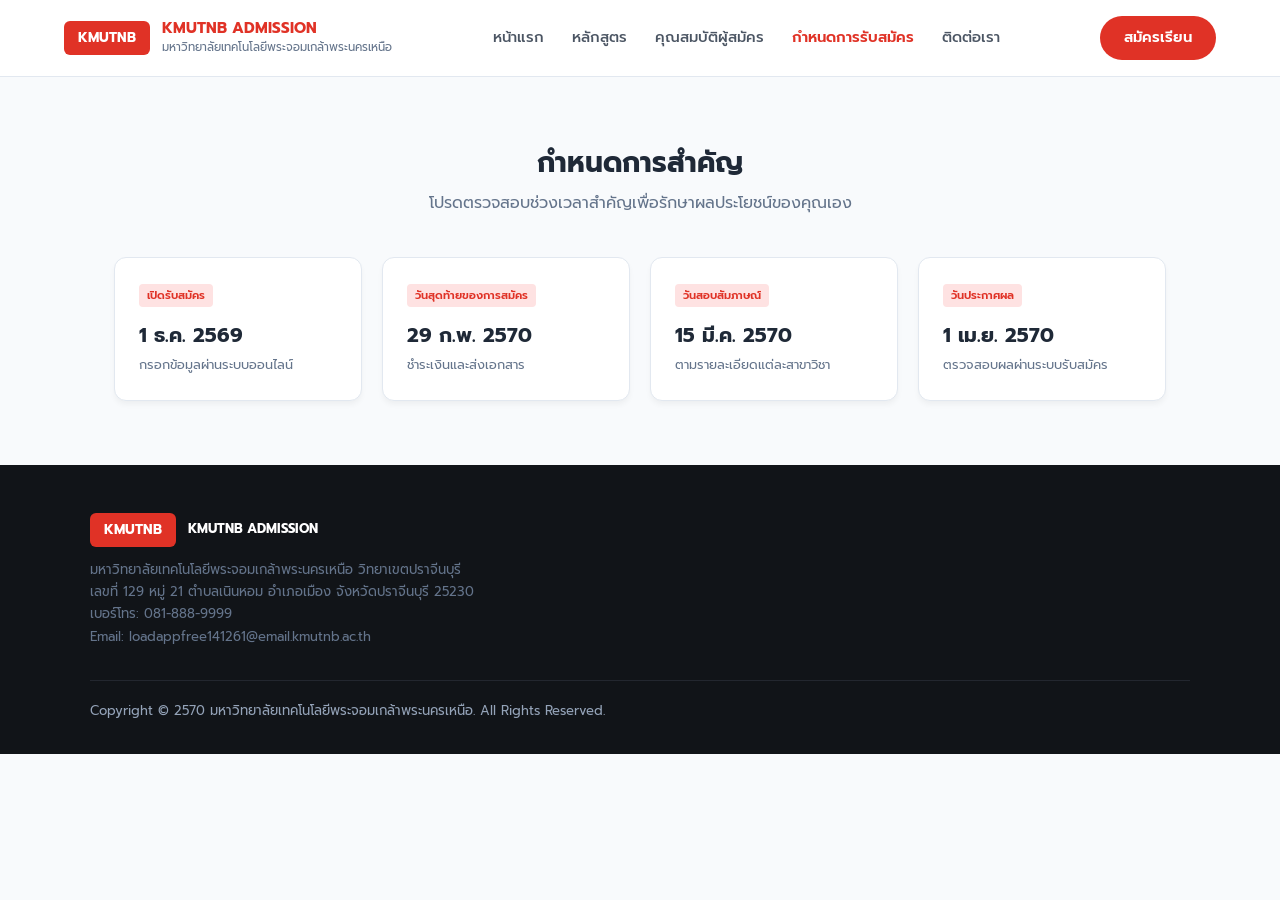
<file: schedule.html>
<!DOCTYPE html>
<html lang="th">

<head>
  <meta charset="UTF-8">
  <meta name="viewport" content="width=device-width, initial-scale=1.0">
  <link rel="stylesheet" href="style.css">
  <link rel="preconnect" href="https://fonts.googleapis.com">
  <link rel="preconnect" href="https://fonts.gstatic.com" crossorigin>
  <link href="https://fonts.googleapis.com/css2?family=Prompt:wght@300;400;500;600;700&display=swap" rel="stylesheet">
  <title>กำหนดการรับสมัคร | KMUTNB Admission 2570</title>
</head>

<body>

  <header class="site-header">
    <div class="brand-group">
      <div class="logo-badge">KMUTNB</div>
      <div class="brand-text">
        <strong>KMUTNB ADMISSION</strong>
        <span>มหาวิทยาลัยเทคโนโลยีพระจอมเกล้าพระนครเหนือ</span>
      </div>
    </div>

    <nav class="main-nav" aria-label="เมนูหลัก">
      <a href="index.html">หน้าแรก</a>
      <a href="programs.html">หลักสูตร</a>
      <a href="qualification.html">คุณสมบัติผู้สมัคร</a>
      <a href="schedule.html" class="active">กำหนดการรับสมัคร</a>
      <a href="contact.html">ติดต่อเรา</a>
    </nav>

    <a href="application.html" class="register-button">สมัครเรียน</a>
  </header>

  <main>
    <section class="schedule-page">
      <div class="section-heading">
        <h1>กำหนดการสำคัญ</h1>
        <p>โปรดตรวจสอบช่วงเวลาสำคัญเพื่อรักษาผลประโยชน์ของคุณเอง</p>
      </div>

      <div class="schedule-grid">
        <article class="schedule-card">
          <span class="schedule-tag">เปิดรับสมัคร</span>
          <h2>1 ธ.ค. 2569</h2>
          <p>กรอกข้อมูลผ่านระบบออนไลน์</p>
        </article>

        <article class="schedule-card">
          <span class="schedule-tag">วันสุดท้ายของการสมัคร</span>
          <h2>29 ก.พ. 2570</h2>
          <p>ชำระเงินและส่งเอกสาร</p>
        </article>

        <article class="schedule-card">
          <span class="schedule-tag">วันสอบสัมภาษณ์</span>
          <h2>15 มี.ค. 2570</h2>
          <p>ตามรายละเอียดแต่ละสาขาวิชา</p>
        </article>

        <article class="schedule-card">
          <span class="schedule-tag">วันประกาศผล</span>
          <h2>1 เม.ย. 2570</h2>
          <p>ตรวจสอบผลผ่านระบบรับสมัคร</p>
        </article>
      </div>
    </section>
  </main>

  <footer class="site-footer">
    <div class="footer-main">
      <div class="footer-brand-block">
        <div class="footer-brand">
          <span class="logo-badge">KMUTNB</span>
          <strong>KMUTNB ADMISSION</strong>
        </div>
        <address>
          มหาวิทยาลัยเทคโนโลยีพระจอมเกล้าพระนครเหนือ วิทยาเขตปราจีนบุรี<br>
          เลขที่ 129 หมู่ 21 ตำบลเนินหอม อำเภอเมือง จังหวัดปราจีนบุรี 25230<br>
          เบอร์โทร: <a href="tel:0818889999">081-888-9999</a><br>
          Email: <a href="mailto:loadappfree141261@email.kmutnb.ac.th">loadappfree141261@email.kmutnb.ac.th</a>
        </address>
      </div>
    </div>

    <div class="footer-copyright">
      <p>Copyright © 2570 มหาวิทยาลัยเทคโนโลยีพระจอมเกล้าพระนครเหนือ. All Rights Reserved.</p>
    </div>
  </footer>

</body>

</html>
</file>
<file: style.css>
/* --- Variables & Reset --- */
:root {
  --primary: #e03226;
  --primary-dark: #c5271c;
  --primary-light: #fee2e2;
  --text-main: #1f2937;
  --text-muted: #64748b;
  --text-light: #94a3b8;
  --border-color: #e2e8f0;
  --bg-main: #f8fafc;
  --radius: 12px;
  --radius-btn: 9999px;
  --max-w: 1100px;
}

* {
  box-sizing: border-box;
  margin: 0;
  padding: 0;
}

body {
  font-family: 'Prompt', sans-serif;
  color: var(--text-main);
  background-color: var(--bg-main);
  line-height: 1.6;
}

a {
  color: inherit;
  text-decoration: none;
}

img {
  max-width: 100%;
  display: block;
}

/* Helpers */
.flex-center {
  display: flex;
  align-items: center;
  justify-content: center;
}

/* Header & Navigation */
.site-header {
  display: flex;
  align-items: center;
  justify-content: space-between;
  padding: 1rem 5%;
  background: #fff;
  border-bottom: 1px solid var(--border-color);
  position: sticky;
  top: 0;
  z-index: 100;
}

.brand-group,
.footer-brand,
.contact-brand {
  display: flex;
  align-items: center;
  gap: 12px;
}

.logo-badge {
  background: var(--primary);
  color: #fff;
  font-weight: 700;
  font-size: 0.85rem;
  padding: 6px 14px;
  border-radius: 6px;
}

.brand-text {
  display: flex;
  flex-direction: column;

  strong {
    font-size: 0.95rem;
    color: var(--primary);
    line-height: 1.2;
  }

  span {
    font-size: 0.72rem;
    color: var(--text-muted);
  }
}

.main-nav {
  display: flex;
  gap: 1.75rem;

  a {
    font-size: 0.92rem;
    color: #4b5563;
    font-weight: 500;

    &:hover,
    &.active {
      color: var(--primary);
      font-weight: 600;
    }
  }
}

/* Common Buttons */
.register-button,
.primary-button,
.search-button,
.submit-button {
  background: var(--primary);
  color: #fff !important;
  border: none;
  font: inherit;
  font-size: 0.92rem;
  font-weight: 600;
  padding: 10px 24px;
  border-radius: var(--radius-btn);
  cursor: pointer;
  display: inline-flex;
  align-items: center;
  justify-content: center;

  &:hover {
    background: var(--primary-dark);
  }
}

.secondary-button {
  background: rgba(255, 255, 255, 0.15);
  color: #fff;
  border: 1px solid rgba(255, 255, 255, 0.4);
  padding: 10px 24px;
  border-radius: var(--radius-btn);
}

.reset-button {
  background: #fff;
  border: 1px solid #d1d5db;
  padding: 10px 24px;
  font: inherit;
  font-size: 0.92rem;
  cursor: pointer;
  border-radius: 6px;
}

/* Hero & Banners */
.hero-section,
.page-banner {
  position: relative;
  min-height: 220px;
  display: flex;
  align-items: center;
  overflow: hidden;
  color: #fff;
}

.hero-section {
  min-height: 420px;
  justify-content: center;
  text-align: center;
}

.hero-image,
.page-banner-image,
.cta-image {
  position: absolute;
  inset: 0;
  width: 100%;
  height: 100%;
  object-fit: cover;
}

.hero-overlay {
  position: absolute;
  inset: 0;
  background: rgba(15, 23, 42, 0.75);
}

.page-banner {
  background: var(--primary-dark);
}

.page-banner-overlay {
  position: absolute;
  inset: 0;
  background: linear-gradient(90deg, var(--primary-dark) 0%, rgba(224, 50, 38, 0.85) 100%);
}

.page-banner-image {
  opacity: 0.3;
}

.hero-content,
.page-banner-content {
  position: relative;
  z-index: 2;
  width: 100%;
  max-width: var(--max-w);
  margin: 0 auto;
  padding: 2.5rem 1.5rem;
}

.hero-content h1 {
  font-size: 2.3rem;
  margin-bottom: 0.75rem;
}

.hero-content p {
  color: #e2e8f0;
  margin-bottom: 1.75rem;
}

.hero-actions {
  display: flex;
  justify-content: center;
  gap: 1rem;
}

.page-banner-content {
  display: flex;
  align-items: center;
  justify-content: space-between;
}

.year-badge {
  background: #fff;
  color: var(--primary);
  padding: 10px 20px;
  border-radius: 10px;
  text-align: center;
  display: flex;
  flex-direction: column;

  strong {
    font-size: 1.3rem;
  }

  span {
    font-size: 0.75rem;
    color: var(--text-muted);
  }
}

/* Sections & Layout Containers */
.important-info-section,
.programs-section,
.programs-page,
.admission-steps-section,
.schedule-section,
.schedule-page,
.news-section,
.qualification-content,
.application-content,
.contact-page {
  max-width: var(--max-w);
  margin: 4rem auto;
  padding: 0 1.5rem;
}

.section-heading {
  text-align: center;
  margin-bottom: 2.5rem;

  &.section-heading-left {
    text-align: left;
  }

  h1,
  h2 {
    font-size: 1.75rem;
    margin-bottom: 0.35rem;
  }

  p {
    color: var(--text-muted);
  }
}

/* Common Card Style */
.info-card,
.program-card,
.schedule-card,
.news-card,
.qualification-card,
.application-card,
.contact-card {
  background: #fff;
  border: 1px solid var(--border-color);
  border-radius: var(--radius);
  box-shadow: 0 4px 6px -1px rgba(0, 0, 0, 0.05);
}

/* Important Info & Programs */
.important-info-section {
  margin-top: -40px;
  display: grid;
  grid-template-columns: repeat(3, 1fr);
  gap: 1.5rem;
  position: relative;
  z-index: 10;
}

.info-card,
.program-card {
  padding: 1.75rem;
}

.info-icon,
.program-icon {
  width: 44px;
  height: 44px;
  background: var(--primary-light);
  border-radius: 6px;
  display: flex;
  align-items: center;
  justify-content: center;
  margin-bottom: 1rem;

  img {
    width: 22px;
    height: 22px;
  }
}

.info-card {
  h2 {
    font-size: 1.35rem;
    color: var(--primary);
    margin-bottom: 0.25rem;
  }

  p:last-child {
    font-size: 0.8rem;
    color: var(--text-light);
  }
}

.info-label {
  font-size: 0.85rem;
  color: var(--text-muted);
}

.program-grid {
  display: grid;
  grid-template-columns: repeat(2, 1fr);
  gap: 1.5rem;
}

.program-card {

  h2,
  h3 {
    font-size: 1.15rem;
    margin-bottom: 0.5rem;
  }

  p {
    font-size: 0.88rem;
    color: var(--text-muted);
  }
}

/* Admission Steps */
.admission-steps {
  list-style: none;
  display: flex;
  justify-content: space-between;
  gap: 0.5rem;
}

.step-item {
  display: flex;
  flex-direction: column;
  align-items: center;
  position: relative;
  flex: 1;
  text-align: center;

  &:not(:last-child)::after {
    content: '';
    position: absolute;
    top: 27px;
    left: 50%;
    width: 100%;
    height: 2px;
    background-color: var(--border-color);
    z-index: 1;
  }

  &.completed:not(:last-child)::after {
    background-color: var(--primary);
  }

  &.completed .step-icon {
    background: var(--primary);
    border-color: var(--primary);
  }

  strong {
    font-size: 0.88rem;
    margin-top: 4px;
    white-space: nowrap;
  }
}

.step-icon {
  width: 54px;
  height: 54px;
  border-radius: 50%;
  background: #fff;
  border: 1px solid var(--border-color);
  display: flex;
  align-items: center;
  justify-content: center;
  margin-bottom: 0.75rem;
  position: relative;
  z-index: 2;
  overflow: hidden;

  img {
    width: 100%;
    height: 100%;
    object-fit: contain;
  }
}

.step-number {
  font-size: 0.72rem;
  color: var(--text-light);
  font-weight: 600;
}

/* Schedule & News */
.schedule-grid {
  display: grid;
  grid-template-columns: repeat(4, 1fr);
  gap: 1.25rem;
}

.schedule-card {
  padding: 1.5rem;

  h2,
  h3 {
    font-size: 1.25rem;
    margin-bottom: 0.25rem;
  }

  p {
    font-size: 0.8rem;
    color: var(--text-muted);
  }
}

.schedule-tag {
  font-size: 0.7rem;
  background: var(--primary-light);
  color: var(--primary);
  padding: 3px 8px;
  border-radius: 4px;
  font-weight: 600;
  margin-bottom: 0.75rem;
  display: inline-block;
}

.news-grid {
  display: grid;
  grid-template-columns: repeat(3, 1fr);
  gap: 1.5rem;
}

.news-card {
  overflow: hidden;

  .news-image {
    width: 100%;
    height: 180px;
    object-fit: cover;
  }

  .news-content {
    padding: 1.25rem;
  }

  h3 {
    font-size: 0.95rem;
    font-weight: 600;
  }
}

.news-meta {
  display: flex;
  gap: 0.75rem;
  font-size: 0.75rem;
  margin-bottom: 0.5rem;

  span {
    background: #f1f5f9;
    color: var(--text-muted);
    padding: 2px 8px;
    border-radius: 4px;
  }

  time {
    color: var(--text-light);
  }
}

/* Call to Action (CTA) */
.cta-section {
  position: relative;
  background: var(--primary);
  color: #fff;
  text-align: center;
  padding: 4rem 1.5rem;
  overflow: hidden;
}

.cta-overlay {
  position: absolute;
  inset: 0;
  background: rgba(180, 20, 10, 0.85);
}

.cta-image {
  opacity: 0.2;
}

.cta-content {
  position: relative;
  z-index: 2;
  max-width: 600px;
  margin: 0 auto;

  h2 {
    font-size: 1.75rem;
    margin-bottom: 0.5rem;
  }
}

/* Forms & Cards Overlap */
.qualification-content,
.application-content {
  max-width: 850px;
  margin-top: -40px;
  position: relative;
  z-index: 10;
}

.qualification-card,
.application-card,
.contact-card {
  padding: 2.5rem;
}

.form-heading {
  text-align: center;
  margin-bottom: 2rem;

  h2 {
    font-size: 1.4rem;
    color: var(--primary);
    margin-bottom: 0.35rem;
  }

  p {
    font-size: 0.88rem;
    color: var(--text-muted);
  }
}

hr {
  border: none;
  border-top: 1px solid var(--border-color);
  margin: 1.75rem 0;
}

.form-row {
  display: flex;
  flex-direction: column;
  margin-bottom: 1.25rem;

  label {
    font-size: 0.9rem;
    font-weight: 600;
    color: #374151;
    margin-bottom: 0.4rem;
  }

  input[type="text"],
  input[type="email"],
  input[type="tel"],
  input[type="number"],
  input[type="file"],
  select {
    width: 100%;
    padding: 10px 14px;
    font-size: 0.92rem;
    font-family: inherit;
    border: 1px solid #d1d5db;
    border-radius: 6px;
    outline: none;
    background-color: #fff;

    &:focus {
      border-color: var(--primary);
    }
  }

  input[type="file"]::file-selector-button {
    background: var(--primary);
    color: #fff;
    border: none;
    padding: 4px 12px;
    border-radius: 4px;
    margin-right: 12px;
    font-size: 0.85rem;
    font-family: inherit;
    cursor: pointer;

    &:hover {
      background: var(--primary-dark);
    }
  }
}

fieldset.form-section {
  border: none;
  margin-bottom: 1.5rem;

  legend {
    font-size: 1rem;
    font-weight: 700;
    border-left: 4px solid var(--primary);
    padding-left: 8px;
    margin-bottom: 1rem;
  }
}

.consent-box {
  display: flex;
  align-items: center;
  gap: 10px;
  background: var(--bg-main);
  padding: 1rem;
  border: 1px solid var(--border-color);
  border-radius: 6px;
  margin: 1.5rem 0;
  font-size: 0.85rem;

  input {
    accent-color: var(--primary);
  }
}

.form-actions,
.submit-row {
  display: flex;
  justify-content: center;
  gap: 1rem;
}

.search-button,
.submit-button,
.reset-button {
  border-radius: 6px;
}

/* Contact Details */
.contact-brand strong {
  font-size: 1.1rem;
  color: var(--primary);
}

.contact-details {
  font-style: normal;
  color: #4b5563;
  line-height: 1.8;
  font-size: 0.9rem;

  a {
    color: var(--primary);
  }
}

/* Footer */
.site-footer {
  background: #111418;
  color: var(--text-light);
  font-size: 0.82rem;
  padding: 3rem 5% 2rem;
}

.footer-main,
.footer-copyright {
  max-width: var(--max-w);
  margin: 0 auto;
}

.footer-brand strong {
  color: #fff;
}

.footer-brand-block address {
  font-style: normal;
  line-height: 1.7;
  color: var(--text-muted);
  margin-top: 0.75rem;
}

.footer-copyright {
  margin-top: 2rem;
  padding-top: 1.25rem;
  border-top: 1px solid #23272f;
}

/* Responsive Styles */
@media (max-width: 992px) {
  .schedule-grid {
    grid-template-columns: repeat(2, 1fr);
  }

  .important-info-section {
    grid-template-columns: 1fr;
    margin-top: 1.5rem;
  }
}

@media (max-width: 768px) {
  .site-header {
    flex-wrap: wrap;
    gap: 1rem;
  }

  .main-nav {
    order: 3;
    width: 100%;
    overflow-x: auto;
    gap: 1rem;
  }

  .hero-content h1 {
    font-size: 1.75rem;
  }

  .page-banner-content {
    flex-direction: column;
    align-items: flex-start;
    gap: 1.5rem;
  }

  .program-grid,
  .news-grid {
    grid-template-columns: 1fr;
  }

  .admission-steps {
    flex-direction: column;
    gap: 1.5rem;
  }

  .step-item:not(:last-child)::after {
    display: none;
  }

  .qualification-card,
  .application-card,
  .contact-card {
    padding: 1.5rem;
  }
}
</file>
